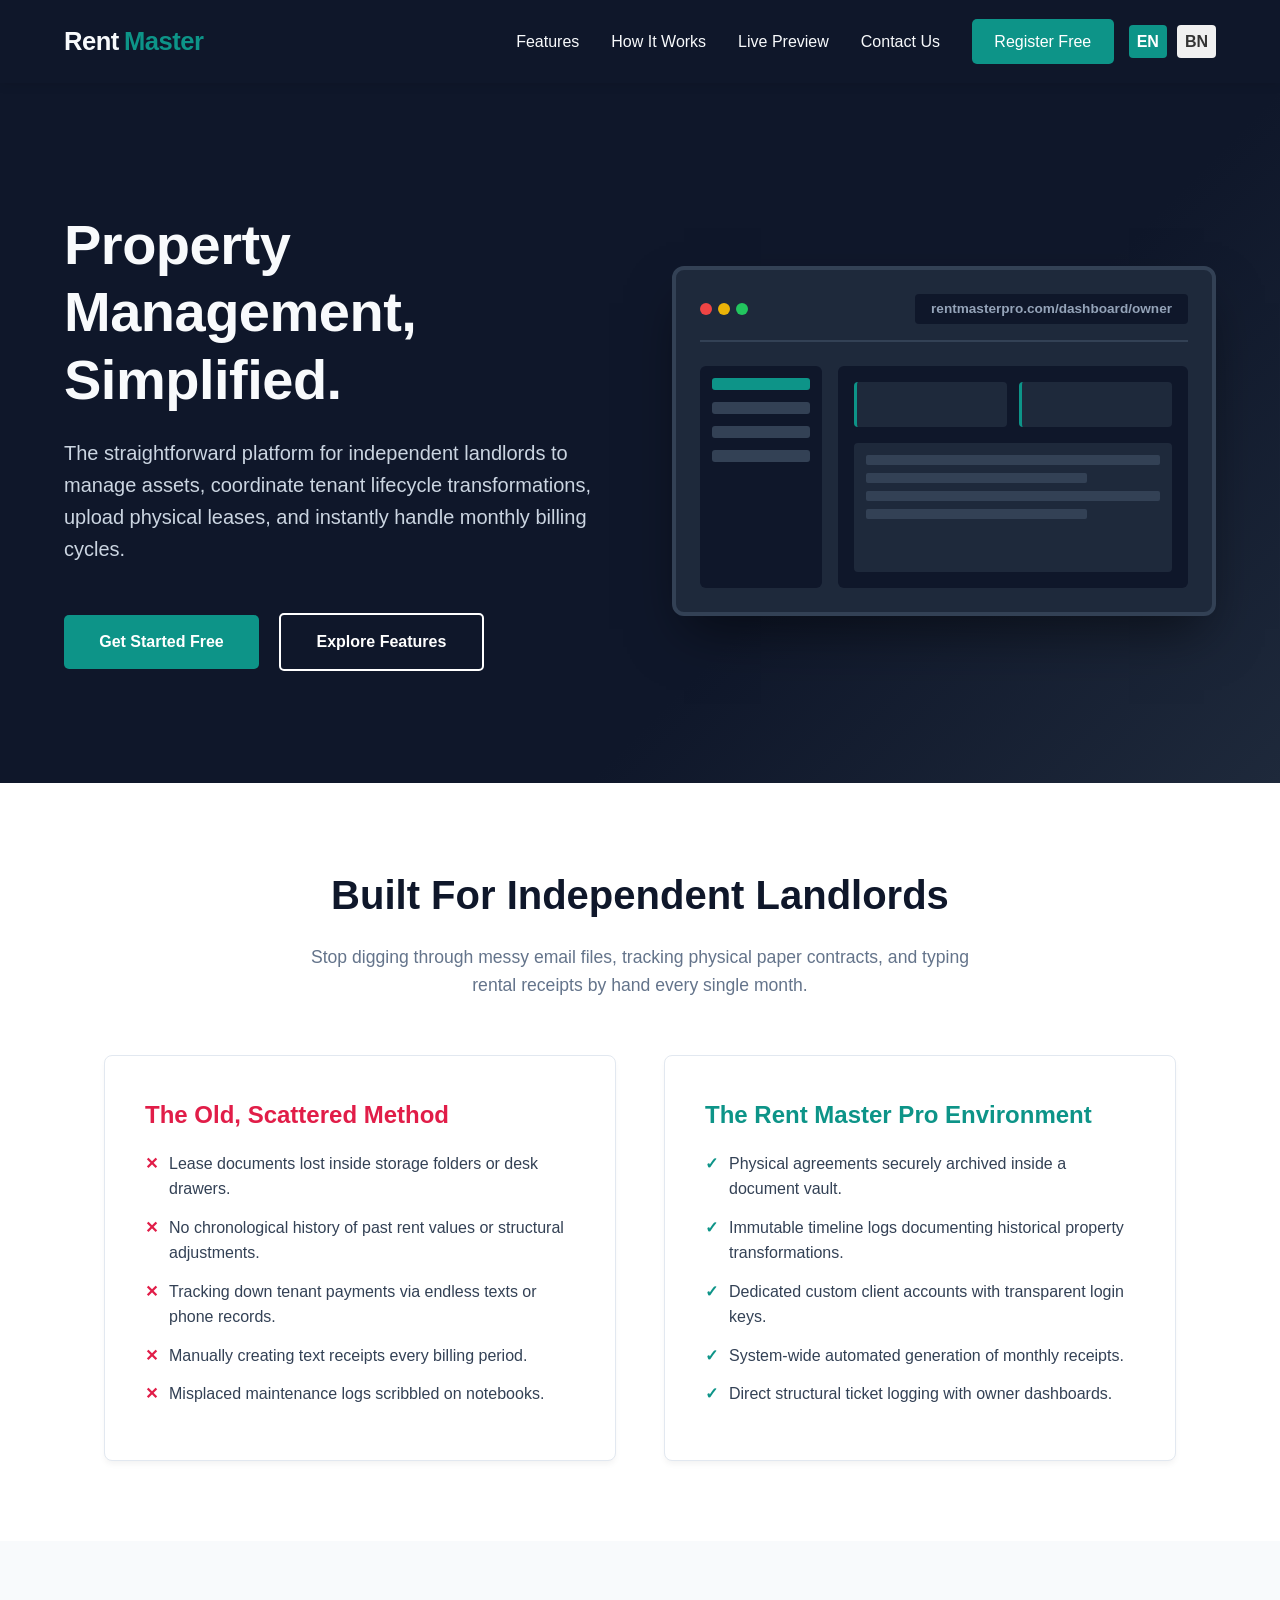
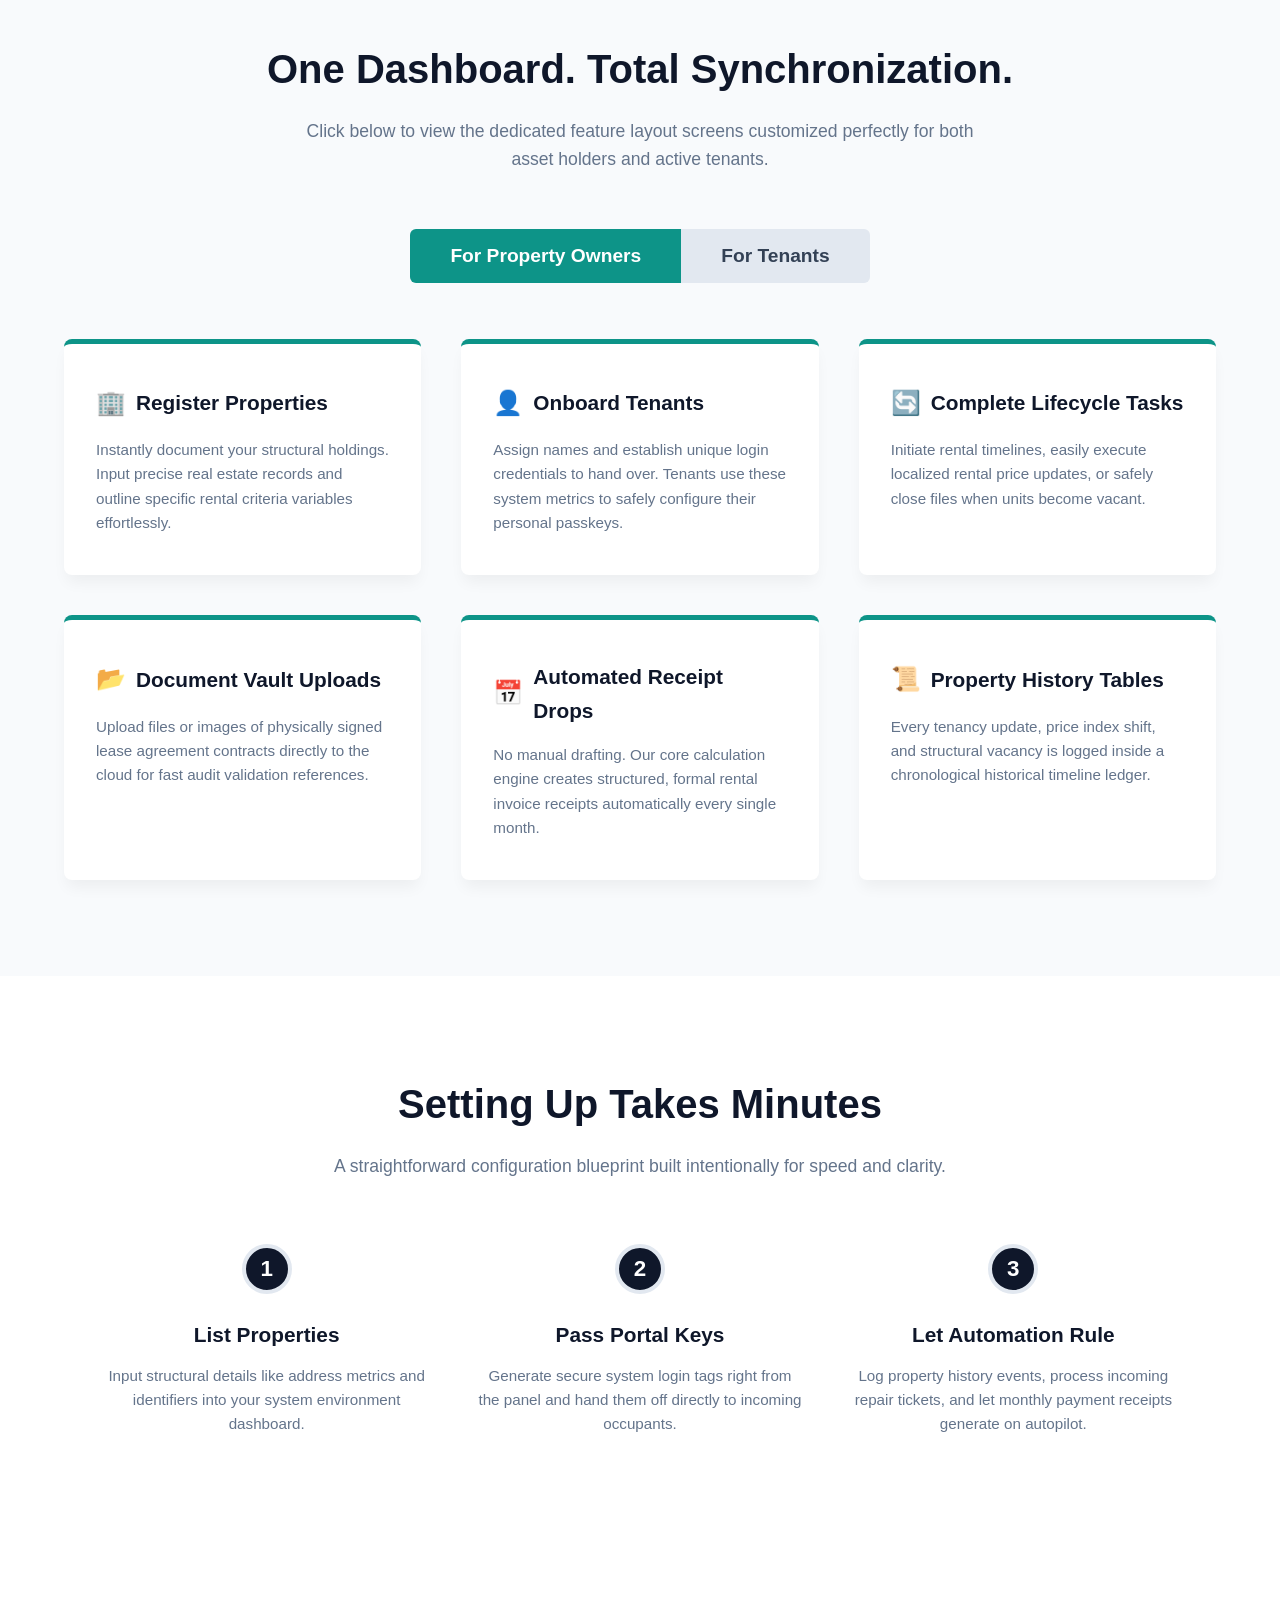
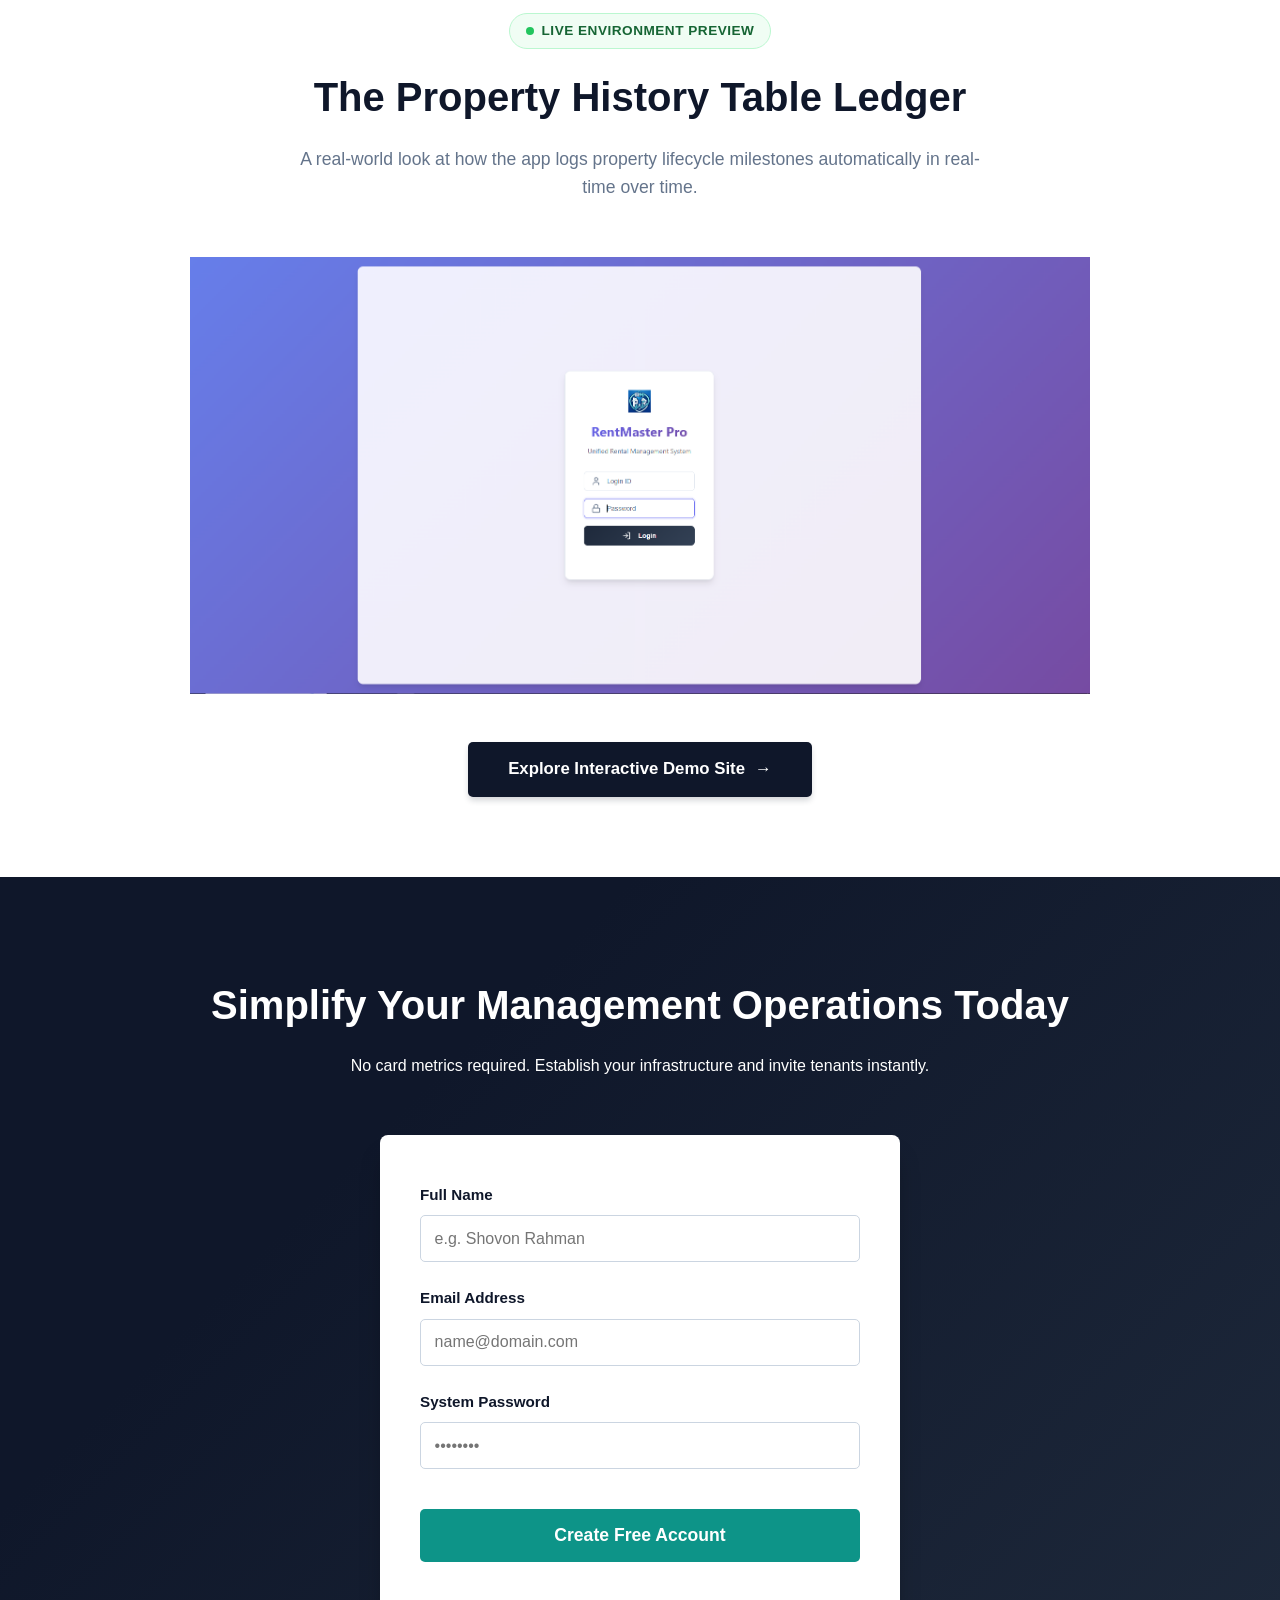
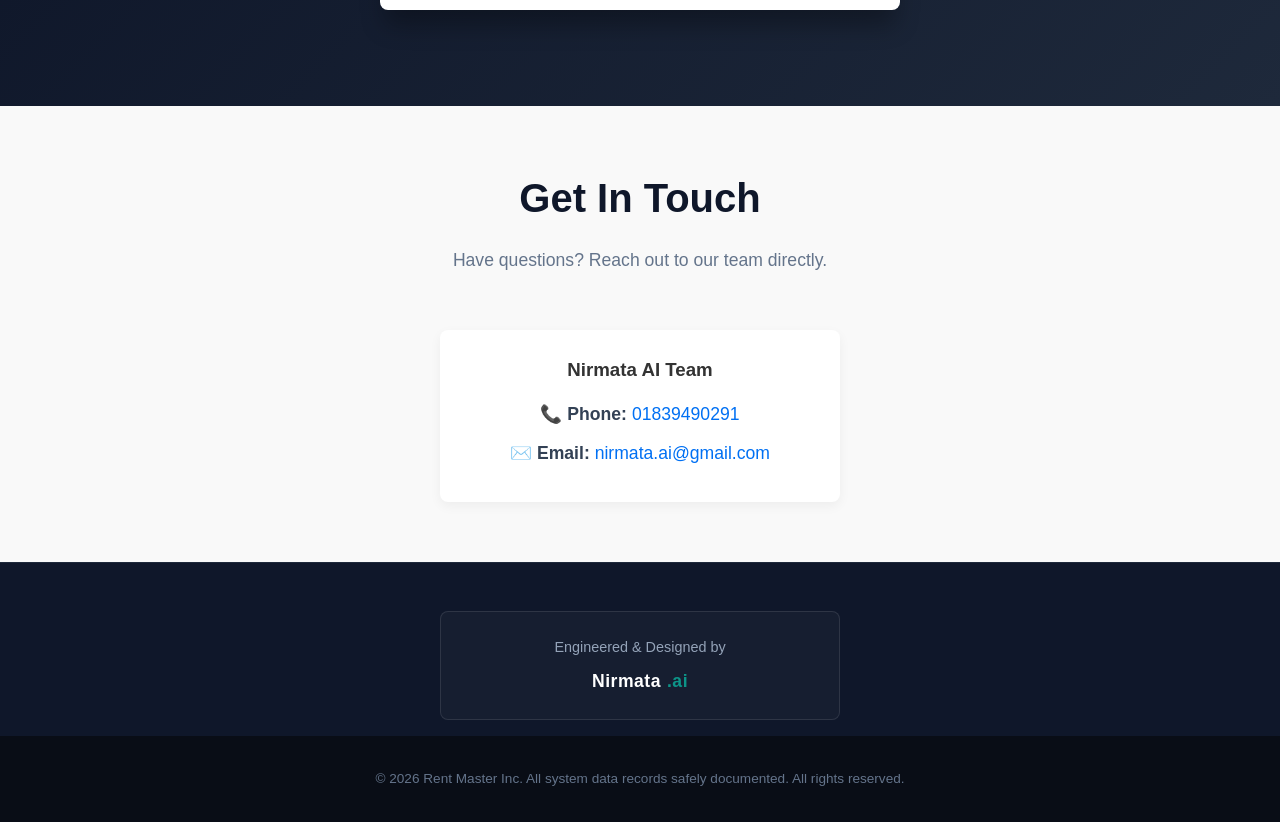
<file: index.html>
<!doctype html>
<html lang="en">
  <head>
    <meta charset="UTF-8" />
    <meta name="viewport" content="width=device-width, initial-scale=1.0" />
    <title>Rent Master | Simple Property Management Platform</title>
    <link rel="stylesheet" href="assets/styles.css" />
    <link rel="icon" type="image/x-icon" href="assets/images/favicon.ico" />
  </head>
  <body>
    <header>
      <a href="#" class="logo">Rent<span>Master</span></a>
      <ul class="nav-links">
        <a href="#features">Features</a>
        <a href="#how-it-works">How It Works</a>
        <a href="#live-preview">Live Preview</a>
        <a href="#contact">Contact Us</a>
        <a href="#register" class="cta-btn">Register Free</a>
		
		<div class="lang-switcher">
          <input type="radio" id="lang-en" name="language" value="en" checked onclick="window.location.href='index.html'">
          <label for="lang-en">EN</label>
          
          <input type="radio" id="lang-bn" name="language" value="bn" onclick="window.location.href='index-bn.html'">
          <label for="lang-bn">BN</label>
        </div>
      </ul>
    </header>

    <section class="hero">
      <div class="hero-content">
        <h1>Property Management, Simplified.</h1>
        <p>
          The straightforward platform for independent landlords to manage
          assets, coordinate tenant lifecycle transformations, upload physical
          leases, and instantly handle monthly billing cycles.
        </p>
        <div class="hero-btns">
          <a href="#register" class="btn btn-primary">Get Started Free</a>
          <a href="#features" class="btn btn-secondary">Explore Features</a>
        </div>
      </div>
      <div class="hero-image-container">
        <div class="mockup-dashboard">
          <div class="mockup-header">
            <div class="mockup-dots">
              <div class="mockup-dot"></div>
              <div class="mockup-dot"></div>
              <div class="mockup-dot"></div>
            </div>
            <div class="mockup-title">rentmasterpro.com/dashboard/owner</div>
          </div>
          <div class="mockup-body">
            <div class="mockup-sidebar">
              <div class="mockup-nav-item active"></div>
              <div class="mockup-nav-item"></div>
              <div class="mockup-nav-item"></div>
              <div class="mockup-nav-item"></div>
            </div>
            <div class="mockup-main">
              <div class="mockup-metrics">
                <div class="mockup-card"></div>
                <div class="mockup-card"></div>
              </div>
              <div class="mockup-table">
                <div class="mockup-row"></div>
                <div class="mockup-row"></div>
                <div class="mockup-row"></div>
                <div class="mockup-row"></div>
              </div>
            </div>
          </div>
        </div>
      </div>
    </section>

    <section id="why-rentmaster" class="value-prop">
      <h2 class="section-title">Built For Independent Landlords</h2>
      <p class="section-subtitle">
        Stop digging through messy email files, tracking physical paper
        contracts, and typing rental receipts by hand every single month.
      </p>

      <div class="prop-container">
        <div class="prop-box pain">
          <h3>The Old, Scattered Method</h3>
          <ul>
            <li>
              Lease documents lost inside storage folders or desk drawers.
            </li>
            <li>
              No chronological history of past rent values or structural
              adjustments.
            </li>
            <li>
              Tracking down tenant payments via endless texts or phone records.
            </li>
            <li>Manually creating text receipts every billing period.</li>
            <li>Misplaced maintenance logs scribbled on notebooks.</li>
          </ul>
        </div>
        <div class="prop-box solution">
          <h3>The Rent Master Pro Environment</h3>
          <ul>
            <li>
              Physical agreements securely archived inside a document vault.
            </li>
            <li>
              Immutable timeline logs documenting historical property
              transformations.
            </li>
            <li>
              Dedicated custom client accounts with transparent login keys.
            </li>
            <li>System-wide automated generation of monthly receipts.</li>
            <li>Direct structural ticket logging with owner dashboards.</li>
          </ul>
        </div>
      </div>
    </section>

    <section id="features" class="features-section">
      <h2 class="section-title">One Dashboard. Total Synchronization.</h2>
      <p class="section-subtitle">
        Click below to view the dedicated feature layout screens customized
        perfectly for both asset holders and active tenants.
      </p>

      <div class="tab-container">
        <button
          class="tab-btn active"
          id="btn-owner"
          onclick="switchTab('owner')"
        >
          For Property Owners
        </button>
        <button class="tab-btn" id="btn-tenant" onclick="switchTab('tenant')">
          For Tenants
        </button>
      </div>

      <div id="owner-features" class="feature-grid active">
        <div class="feature-card">
          <div class="icon-title">
            <h2>🏢</h2>
            <h3>Register Properties</h3>
          </div>
          <p>
            Instantly document your structural holdings. Input precise real
            estate records and outline specific rental criteria variables
            effortlessly.
          </p>
        </div>
        <div class="feature-card">
          <div class="icon-title">
            <h2>👤</h2>
            <h3>Onboard Tenants</h3>
          </div>
          <p>
            Assign names and establish unique login credentials to hand over.
            Tenants use these system metrics to safely configure their personal
            passkeys.
          </p>
        </div>
        <div class="feature-card">
          <div class="icon-title">
            <h2>🔄</h2>
            <h3>Complete Lifecycle Tasks</h3>
          </div>
          <p>
            Initiate rental timelines, easily execute localized rental price
            updates, or safely close files when units become vacant.
          </p>
        </div>
        <div class="feature-card">
          <div class="icon-title">
            <h2>📂</h2>
            <h3>Document Vault Uploads</h3>
          </div>
          <p>
            Upload files or images of physically signed lease agreement
            contracts directly to the cloud for fast audit validation
            references.
          </p>
        </div>
        <div class="feature-card">
          <div class="icon-title">
            <h2>📅</h2>
            <h3>Automated Receipt Drops</h3>
          </div>
          <p>
            No manual drafting. Our core calculation engine creates structured,
            formal rental invoice receipts automatically every single month.
          </p>
        </div>
        <div class="feature-card">
          <div class="icon-title">
            <h2>📜</h2>
            <h3>Property History Tables</h3>
          </div>
          <p>
            Every tenancy update, price index shift, and structural vacancy is
            logged inside a chronological historical timeline ledger.
          </p>
        </div>
      </div>

      <div id="tenant-features" class="feature-grid">
        <div class="feature-card">
          <div class="icon-title">
            <h2>🔑</h2>
            <h3>Pinpoint Access Portal</h3>
          </div>
          <p>
            Log inside your account using the provided unique Property ID
            tracking parameter alongside your custom password configuration
            keys.
          </p>
        </div>
        <div class="feature-card">
          <div class="icon-title">
            <h2>💸</h2>
            <h3>Simple Money Tracker</h3>
          </div>
          <p>
            Send rent transaction records transparently through the portal
            environment, alerting owners to pending verification updates
            instantly.
          </p>
        </div>
        <div class="feature-card">
          <div class="icon-title">
            <h2>📥</h2>
            <h3>On-Demand Document Desk</h3>
          </div>
          <p>
            Instantly pull system records down. Access active physical lease
            copies or download generated rent invoices dynamically at any hour.
          </p>
        </div>
        <div class="feature-card">
          <div class="icon-title">
            <h2>🛠️</h2>
            <h3>Express Ticket Submissions</h3>
          </div>
          <p>
            Encountered a leak or maintenance bug? Instantly alert the asset
            owner by logging structural problem tickets inside the interface
            tracker.
          </p>
        </div>
      </div>
    </section>

    <section id="how-it-works" class="how-it-works">
      <h2 class="section-title">Setting Up Takes Minutes</h2>
      <p class="section-subtitle">
        A straightforward configuration blueprint built intentionally for speed
        and clarity.
      </p>
      <div class="steps-container">
        <div class="step">
          <div class="step-num">1</div>
          <h3>List Properties</h3>
          <p>
            Input structural details like address metrics and identifiers into
            your system environment dashboard.
          </p>
        </div>
        <div class="step">
          <div class="step-num">2</div>
          <h3>Pass Portal Keys</h3>
          <p>
            Generate secure system login tags right from the panel and hand them
            off directly to incoming occupants.
          </p>
        </div>
        <div class="step">
          <div class="step-num">3</div>
          <h3>Let Automation Rule</h3>
          <p>
            Log property history events, process incoming repair tickets, and
            let monthly payment receipts generate on autopilot.
          </p>
        </div>
      </div>
    </section>

    <section id="live-preview" class="table-showcase">
      <div class="live-status-badge">
        <div class="pulse-dot"></div>
        Live Environment Preview
      </div>
      <h2 class="section-title">The Property History Table Ledger</h2>
      <p class="section-subtitle">
        A real-world look at how the app logs property lifecycle milestones
        automatically in real-time over time.
      </p>

      <div class="">
        <img
          width="900px"
          src="assets/images/app-screenshot.png"
          alt="Property History Table Screenshot"
          class="table-screenshot"
        />
      </div>

      <div class="demo-action-container">
        <a
          href="https://rent-master-pro.vercel.app/"
          target="_blank"
          class="btn-demo"
        >
          <span>Explore Interactive Demo Site</span>
          <strong>&rarr;</strong>
        </a>
      </div>
    </section>

    <section id="register" class="register-section">
      <h2 class="section-title" style="color: white">
        Simplify Your Management Operations Today
      </h2>
      <p>
        No card metrics required. Establish your infrastructure and invite
        tenants instantly.
      </p>

      <div class="form-container">
        <form id="registrationForm">
          <div class="form-group">
            <label for="fullName">Full Name</label>
            <input
              type="text"
              id="fullName"
              placeholder="e.g. Shovon Rahman"
              required
            />
          </div>
          <div class="form-group">
            <label for="email">Email Address</label>
            <input
              type="email"
              id="email"
              placeholder="name@domain.com"
              required
            />
          </div>
          <div class="form-group">
            <label for="password">System Password</label>
            <input
              type="password"
              id="password"
              placeholder="••••••••"
              required
            />
          </div>
          <button type="submit" class="submit-btn">Create Free Account</button>
        </form>
      </div>
    </section>

    <section id="contact" class="contact-section">
      <h2 class="section-title">Get In Touch</h2>
      <p class="section-subtitle">Have questions? Reach out to our team directly.</p>
      <div class="contact-card">
        <h3>Nirmata AI Team</h3>
        <p class="contact-detail">
          <strong>📞 Phone:</strong> <a href="tel:01839490291">01839490291</a>
        </p>
        <p class="contact-detail">
          <strong>✉️ Email:</strong> <a href="mailto:nirmata.ai@gmail.com">nirmata.ai@gmail.com</a>
        </p>
      </div>
    </section>

    <section class="attribution-section">
      <div class="creator-card">
        <p>Engineered & Designed by</p>
        <a href="#" target="_blank" class="brand-link">
          Nirmata<span>.ai</span>
        </a>
      </div>
    </section>

    <footer>
      <p>
        &copy; 2026 Rent Master Inc. All system data records safely documented.
        All rights reserved.
      </p>
    </footer>

    <script src="assets/script.js"></script>
  </body>
</html>
</file>
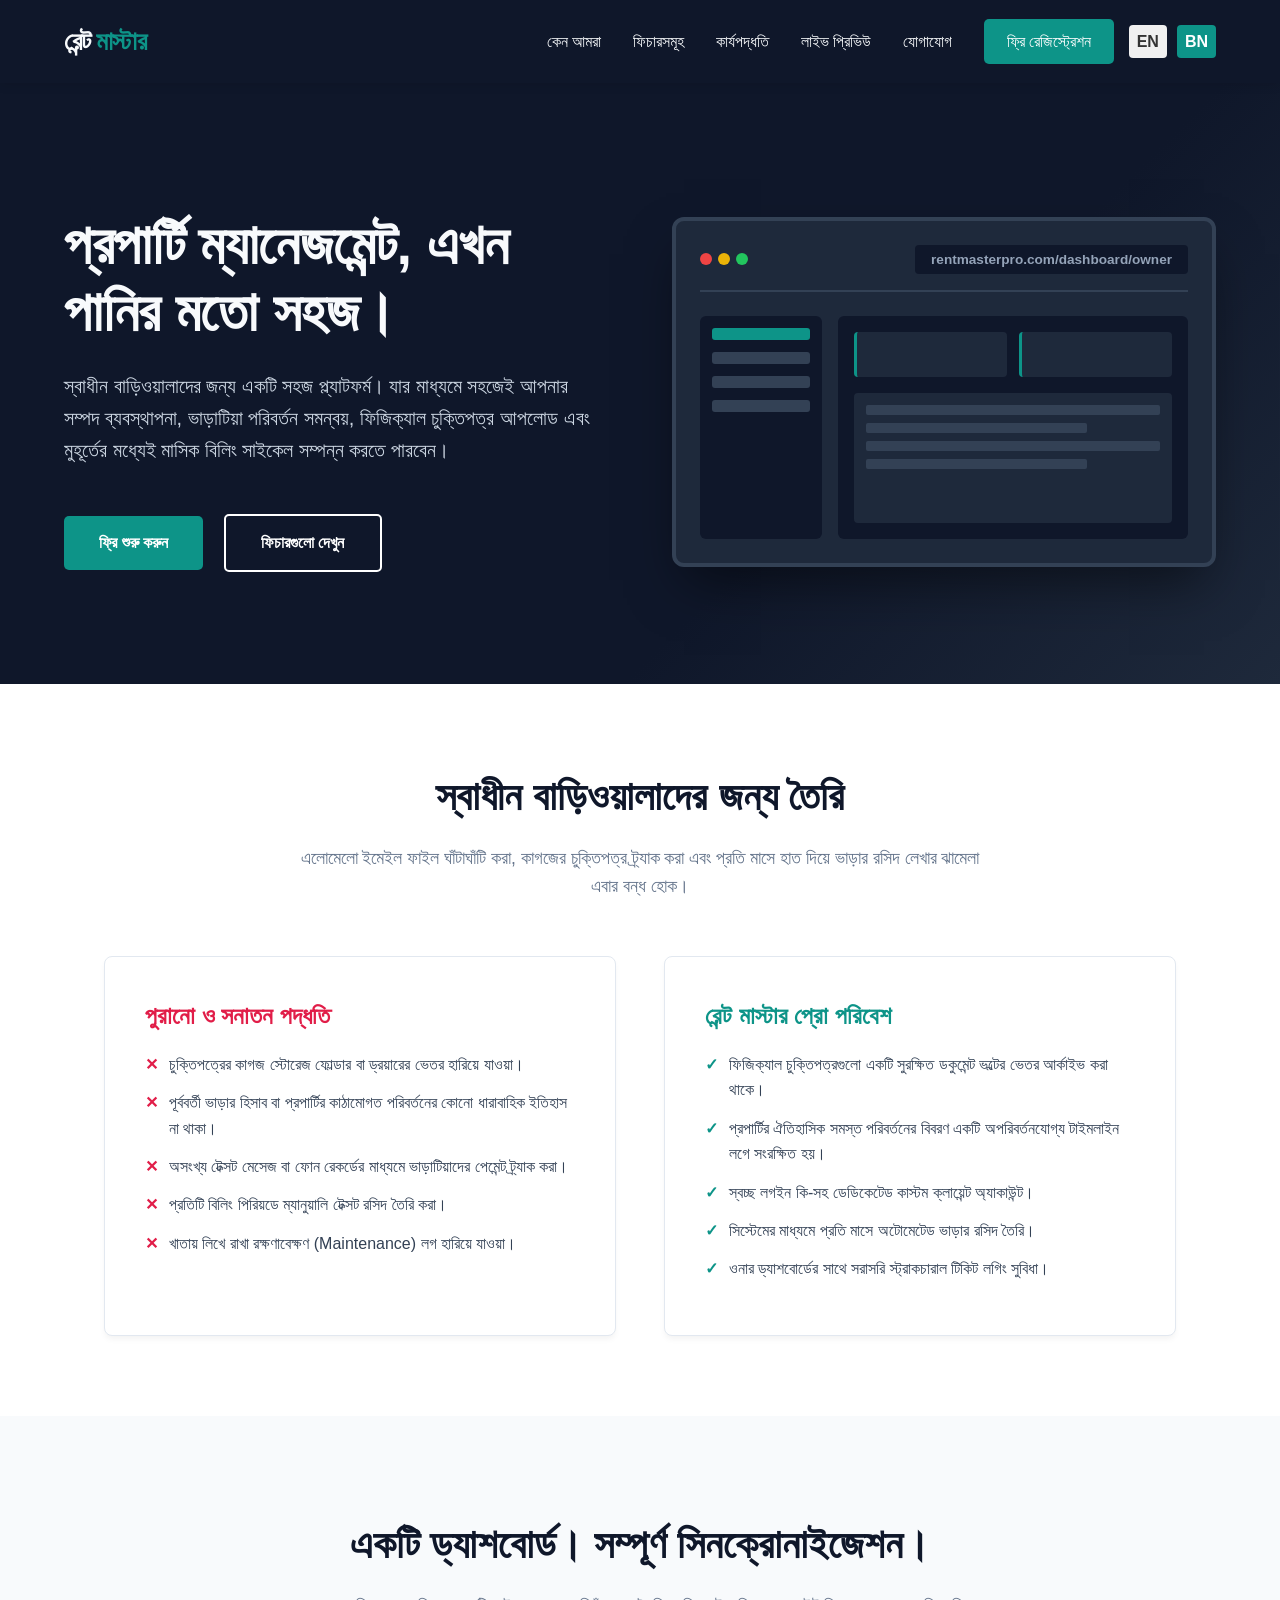
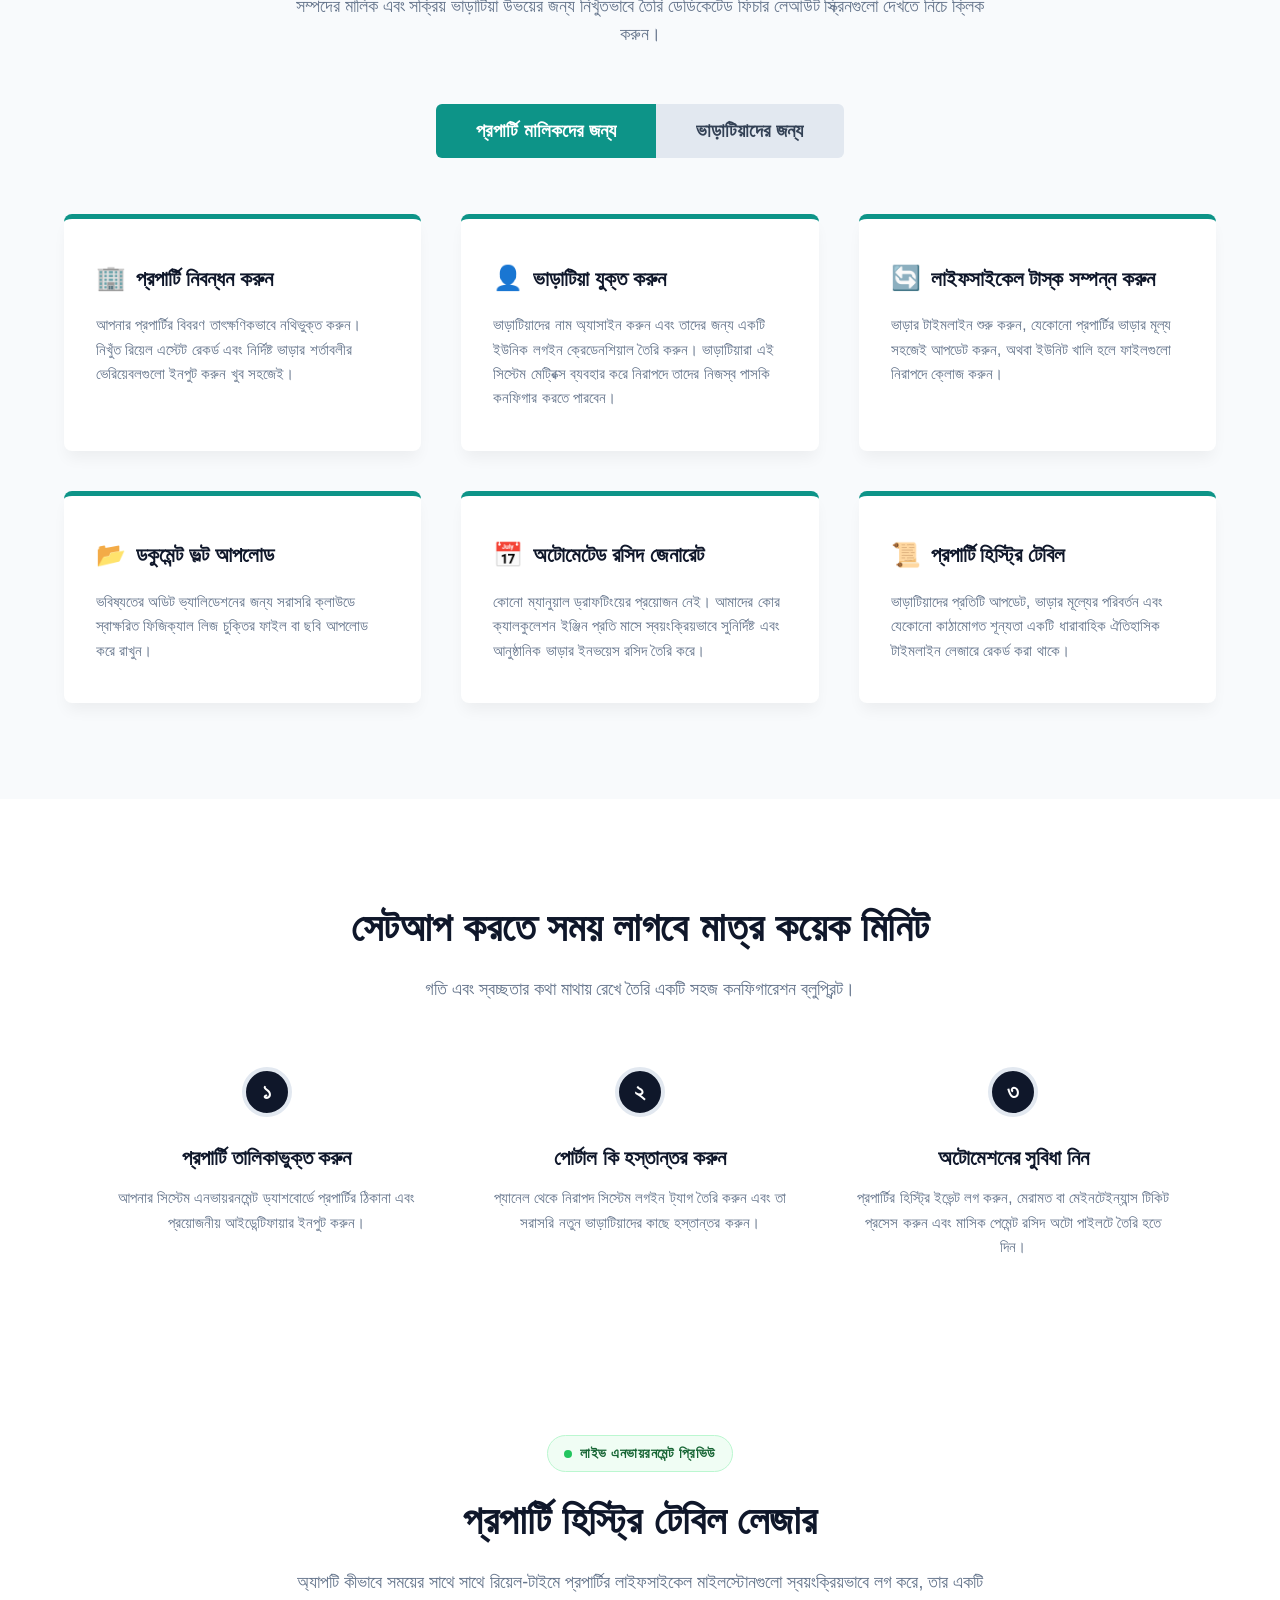
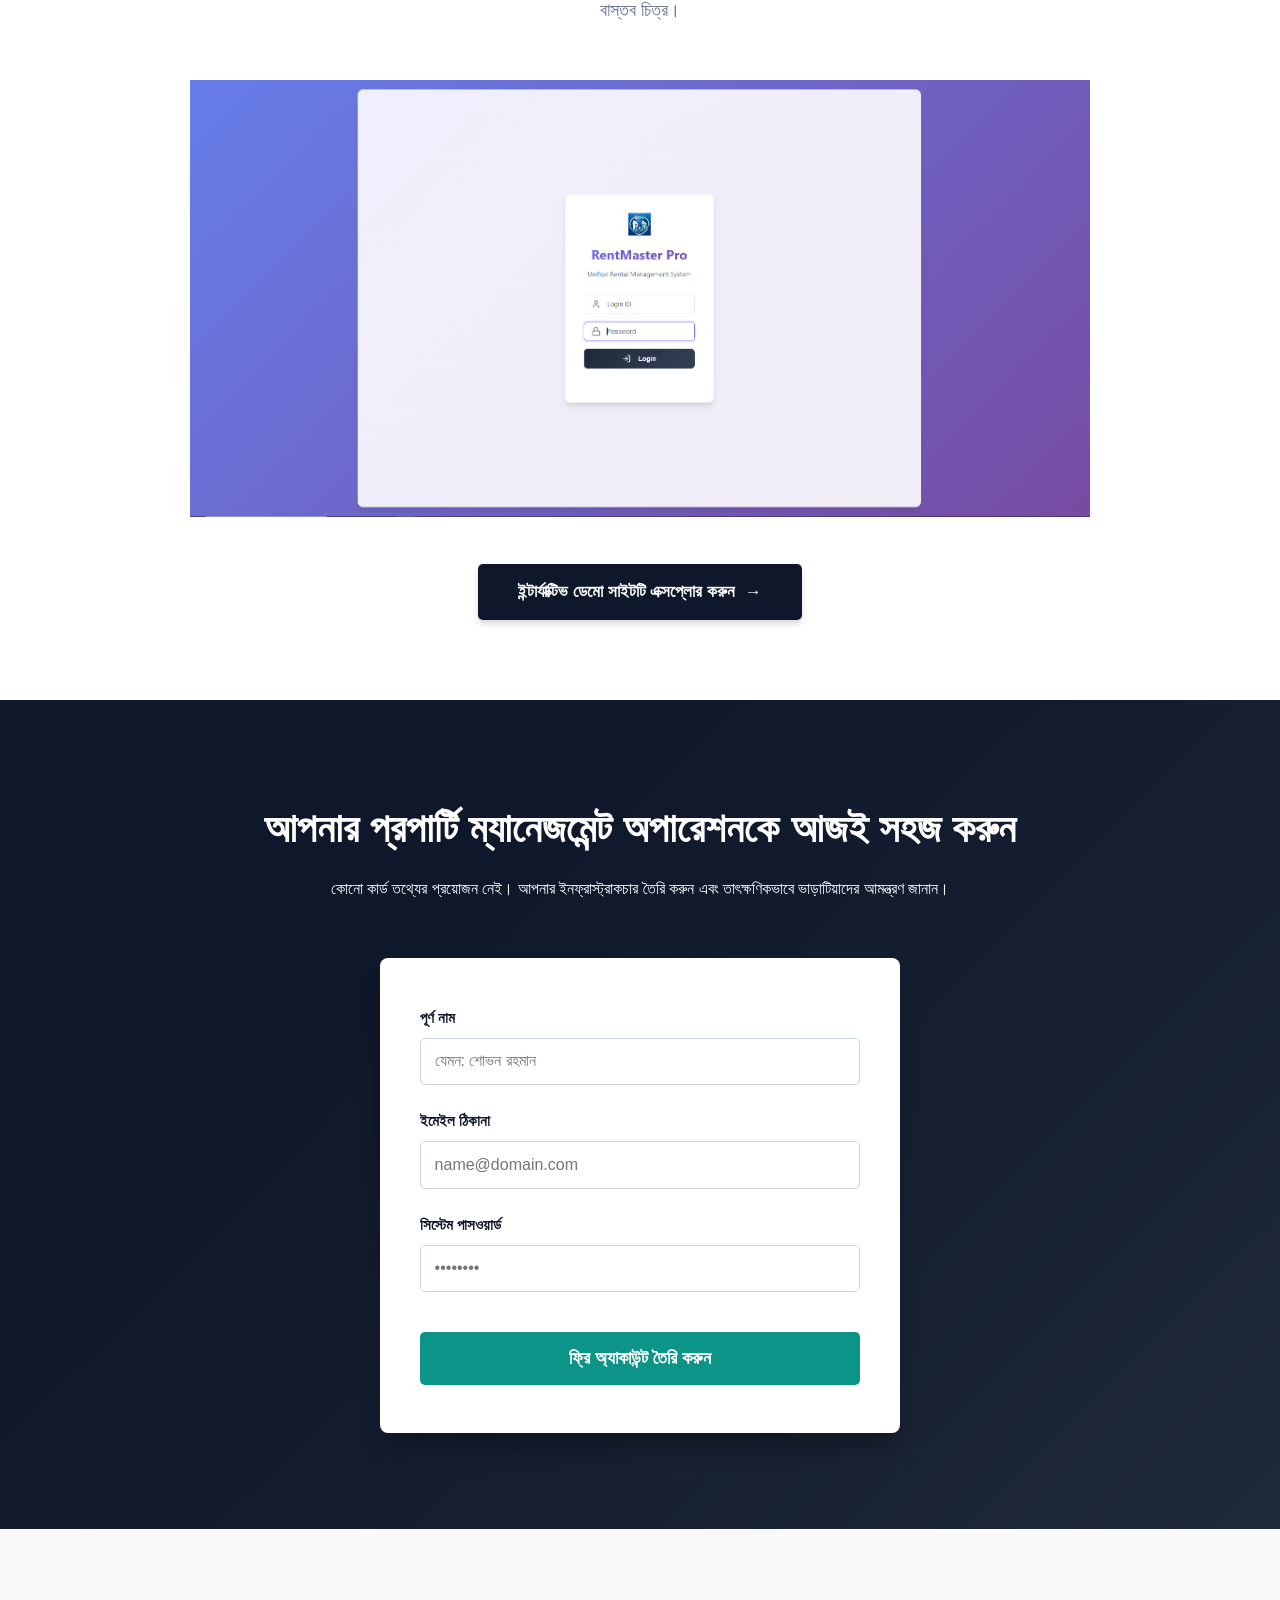
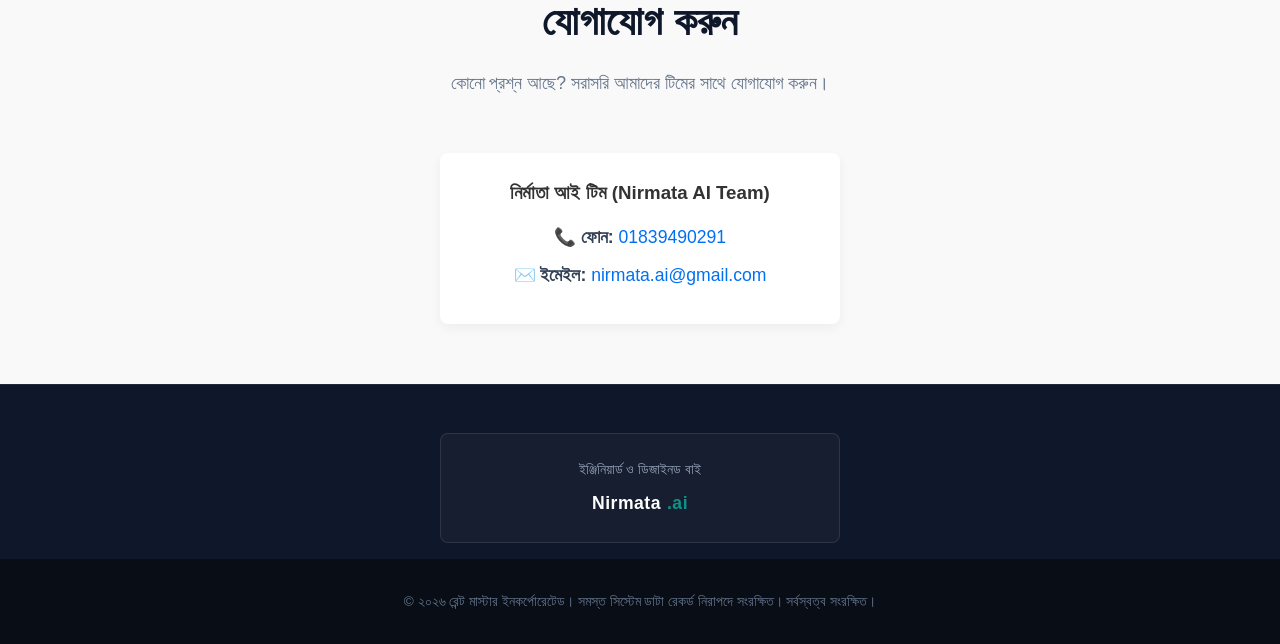
<file: index-bn.html>
<!doctype html>
<html lang="bn">
  <head>
    <meta charset="UTF-8" />
    <meta name="viewport" content="width=device-width, initial-scale=1.0" />
    <title>রেন্ট মাস্টার | সহজ প্রপার্টি ম্যানেজমেন্ট প্ল্যাটফর্ম</title>
    <link rel="stylesheet" href="assets/styles.css" />
    <link rel="icon" type="image/x-icon" href="assets/images/favicon.ico" />
  </head>
  <body>
    <header>
      <a href="#" class="logo">রেন্ট<span>মাস্টার</span></a>
      <ul class="nav-links">
        <a href="#why-rentmaster">কেন আমরা</a>
        <a href="#features">ফিচারসমূহ</a>
        <a href="#how-it-works">কার্যপদ্ধতি</a>
        <a href="#live-preview">লাইভ প্রিভিউ</a>
        <a href="#contact">যোগাযোগ</a>
        <a href="#register" class="cta-btn">ফ্রি রেজিস্ট্রেশন</a>
		
		<div class="lang-switcher">
          <input type="radio" id="lang-en" name="language" value="en" onclick="window.location.href='index.html'">
          <label for="lang-en">EN</label>
          
          <input type="radio" id="lang-bn" name="language" value="bn" checked onclick="window.location.href='index-bn.html'">
          <label for="lang-bn">BN</label>
        </div>
      </ul>
    </header>

    <section class="hero">
      <div class="hero-content">
        <h1>প্রপার্টি ম্যানেজমেন্ট, এখন পানির মতো সহজ।</h1>
        <p>
          স্বাধীন বাড়িওয়ালাদের জন্য একটি সহজ প্ল্যাটফর্ম। যার মাধ্যমে সহজেই আপনার সম্পদ ব্যবস্থাপনা, ভাড়াটিয়া পরিবর্তন সমন্বয়, ফিজিক্যাল চুক্তিপত্র আপলোড এবং মুহূর্তের মধ্যেই মাসিক বিলিং সাইকেল সম্পন্ন করতে পারবেন।
        </p>
        <div class="hero-btns">
          <a href="#register" class="btn btn-primary">ফ্রি শুরু করুন</a>
          <a href="#features" class="btn btn-secondary">ফিচারগুলো দেখুন</a>
        </div>
      </div>
      <div class="hero-image-container">
        <div class="mockup-dashboard">
          <div class="mockup-header">
            <div class="mockup-dots">
              <div class="mockup-dot"></div>
              <div class="mockup-dot"></div>
              <div class="mockup-dot"></div>
            </div>
            <div class="mockup-title">rentmasterpro.com/dashboard/owner</div>
          </div>
          <div class="mockup-body">
            <div class="mockup-sidebar">
              <div class="mockup-nav-item active"></div>
              <div class="mockup-nav-item"></div>
              <div class="mockup-nav-item"></div>
              <div class="mockup-nav-item"></div>
            </div>
            <div class="mockup-main">
              <div class="mockup-metrics">
                <div class="mockup-card"></div>
                <div class="mockup-card"></div>
              </div>
              <div class="mockup-table">
                <div class="mockup-row"></div>
                <div class="mockup-row"></div>
                <div class="mockup-row"></div>
                <div class="mockup-row"></div>
              </div>
            </div>
          </div>
        </div>
      </div>
    </section>

    <section id="why-rentmaster" class="value-prop">
      <h2 class="section-title">স্বাধীন বাড়িওয়ালাদের জন্য তৈরি</h2>
      <p class="section-subtitle">
        এলোমেলো ইমেইল ফাইল ঘাঁটাঘাঁটি করা, কাগজের চুক্তিপত্র ট্র্যাক করা এবং প্রতি মাসে হাত দিয়ে ভাড়ার রসিদ লেখার ঝামেলা এবার বন্ধ হোক।
      </p>

      <div class="prop-container">
        <div class="prop-box pain">
          <h3>পুরানো ও সনাতন পদ্ধতি</h3>
          <ul>
            <li>
              চুক্তিপত্রের কাগজ স্টোরেজ ফোল্ডার বা ড্রয়ারের ভেতর হারিয়ে যাওয়া।
            </li>
            <li>
              পূর্ববর্তী ভাড়ার হিসাব বা প্রপার্টির কাঠামোগত পরিবর্তনের কোনো ধারাবাহিক ইতিহাস না থাকা।
            </li>
            <li>
              অসংখ্য টেক্সট মেসেজ বা ফোন রেকর্ডের মাধ্যমে ভাড়াটিয়াদের পেমেন্ট ট্র্যাক করা।
            </li>
            <li>প্রতিটি বিলিং পিরিয়ডে ম্যানুয়ালি টেক্সট রসিদ তৈরি করা।</li>
            <li>খাতায় লিখে রাখা রক্ষণাবেক্ষণ (Maintenance) লগ হারিয়ে যাওয়া।</li>
          </ul>
        </div>
        <div class="prop-box solution">
          <h3>রেন্ট মাস্টার প্রো পরিবেশ</h3>
          <ul>
            <li>
              ফিজিক্যাল চুক্তিপত্রগুলো একটি সুরক্ষিত ডকুমেন্ট ভল্টের ভেতর আর্কাইভ করা থাকে।
            </li>
            <li>
              প্রপার্টির ঐতিহাসিক সমস্ত পরিবর্তনের বিবরণ একটি অপরিবর্তনযোগ্য টাইমলাইন লগে সংরক্ষিত হয়।
            </li>
            <li>
              স্বচ্ছ লগইন কি-সহ ডেডিকেটেড কাস্টম ক্লায়েন্ট অ্যাকাউন্ট।
            </li>
            <li>সিস্টেমের মাধ্যমে প্রতি মাসে অটোমেটেড ভাড়ার রসিদ তৈরি।</li>
            <li>ওনার ড্যাশবোর্ডের সাথে সরাসরি স্ট্রাকচারাল টিকিট লগিং সুবিধা।</li>
          </ul>
        </div>
      </div>
    </section>

    <section id="features" class="features-section">
      <h2 class="section-title">একটি ড্যাশবোর্ড। সম্পূর্ণ সিনক্রোনাইজেশন।</h2>
      <p class="section-subtitle">
        সম্পদের মালিক এবং সক্রিয় ভাড়াটিয়া উভয়ের জন্য নিখুঁতভাবে তৈরি ডেডিকেটেড ফিচার লেআউট স্ক্রিনগুলো দেখতে নিচে ক্লিক করুন।
      </p>

      <div class="tab-container">
        <button
          class="tab-btn active"
          id="btn-owner"
          onclick="switchTab('owner')"
        >
          প্রপার্টি মালিকদের জন্য
        </button>
        <button class="tab-btn" id="btn-tenant" onclick="switchTab('tenant')">
          ভাড়াটিয়াদের জন্য
        </button>
      </div>

      <div id="owner-features" class="feature-grid active">
        <div class="feature-card">
          <div class="icon-title">
            <h2>🏢</h2>
            <h3>প্রপার্টি নিবন্ধন করুন</h3>
          </div>
          <p>
            আপনার প্রপার্টির বিবরণ তাৎক্ষণিকভাবে নথিভুক্ত করুন। নিখুঁত রিয়েল এস্টেট রেকর্ড এবং নির্দিষ্ট ভাড়ার শর্তাবলীর ভেরিয়েবলগুলো ইনপুট করুন খুব সহজেই।
          </p>
        </div>
        <div class="feature-card">
          <div class="icon-title">
            <h2>👤</h2>
            <h3>ভাড়াটিয়া যুক্ত করুন</h3>
          </div>
          <p>
            ভাড়াটিয়াদের নাম অ্যাসাইন করুন এবং তাদের জন্য একটি ইউনিক লগইন ক্রেডেনশিয়াল তৈরি করুন। ভাড়াটিয়ারা এই সিস্টেম মেট্রিক্স ব্যবহার করে নিরাপদে তাদের নিজস্ব পাসকি কনফিগার করতে পারবেন।
          </p>
        </div>
        <div class="feature-card">
          <div class="icon-title">
            <h2>🔄</h2>
            <h3>লাইফসাইকেল টাস্ক সম্পন্ন করুন</h3>
          </div>
          <p>
            ভাড়ার টাইমলাইন শুরু করুন, যেকোনো প্রপার্টির ভাড়ার মূল্য সহজেই আপডেট করুন, অথবা ইউনিট খালি হলে ফাইলগুলো নিরাপদে ক্লোজ করুন।
          </p>
        </div>
        <div class="feature-card">
          <div class="icon-title">
            <h2>📂</h2>
            <h3>ডকুমেন্ট ভল্ট আপলোড</h3>
          </div>
          <p>
            ভবিষ্যতের অডিট ভ্যালিডেশনের জন্য সরাসরি ক্লাউডে স্বাক্ষরিত ফিজিক্যাল লিজ চুক্তির ফাইল বা ছবি আপলোড করে রাখুন।
          </p>
        </div>
        <div class="feature-card">
          <div class="icon-title">
            <h2>📅</h2>
            <h3>অটোমেটেড রসিদ জেনারেট</h3>
          </div>
          <p>
            কোনো ম্যানুয়াল ড্রাফটিংয়ের প্রয়োজন নেই। আমাদের কোর ক্যালকুলেশন ইঞ্জিন প্রতি মাসে স্বয়ংক্রিয়ভাবে সুনির্দিষ্ট এবং আনুষ্ঠানিক ভাড়ার ইনভয়েস রসিদ তৈরি করে।
          </p>
        </div>
        <div class="feature-card">
          <div class="icon-title">
            <h2>📜</h2>
            <h3>প্রপার্টি হিস্ট্রি টেবিল</h3>
          </div>
          <p>
            ভাড়াটিয়াদের প্রতিটি আপডেট, ভাড়ার মূল্যের পরিবর্তন এবং যেকোনো কাঠামোগত শূন্যতা একটি ধারাবাহিক ঐতিহাসিক টাইমলাইন লেজারে রেকর্ড করা থাকে।
          </p>
        </div>
      </div>

      <div id="tenant-features" class="feature-grid">
        <div class="feature-card">
          <div class="icon-title">
            <h2>🔑</h2>
            <h3>অ্যাক্সেস পোর্টাল</h3>
          </div>
          <p>
            আপনাকে দেওয়া ইউনিক প্রপার্টি আইডি ট্র্যাকিং প্যারামিটার এবং কাস্টম পাসওয়ার্ড কনফিগারেশন কি ব্যবহার করে আপনার অ্যাকাউন্টে লগইন করুন।
          </p>
        </div>
        <div class="feature-card">
          <div class="icon-title">
            <h2>💸</h2>
            <h3>সহজ মানি ট্র্যাকার</h3>
          </div>
          <p>
            পোর্টাল এনভায়রনমেন্টের মাধ্যমে ভাড়ার লেনদেনের রেকর্ড স্বচ্ছভাবে পাঠান, যা মালিকদের তাৎক্ষণিকভাবে পেন্ডিং ভেরিফিকেশন আপডেট সম্পর্কে অ্যালার্ট করবে।
          </p>
        </div>
        <div class="feature-card">
          <div class="icon-title">
            <h2>📥</h2>
            <h3>অন-ডিমান্ড ডকুমেন্ট ডেস্ক</h3>
          </div>
          <p>
            সিস্টেমের রেকর্ডগুলো নিমেষেই সংগ্রহ করুন। যেকোনো সময়ে আপনার সক্রিয় ফিজিক্যাল লিজ কপি অ্যাক্সেস করুন কিংবা জেনারেট হওয়া ভাড়ার ইনভয়েস ডাউনলোড করুন।
          </p>
        </div>
        <div class="feature-card">
          <div class="icon-title">
            <h2>🛠️</h2>
            <h3>এক্সপ্রেস টিকিট সাবমিশন</h3>
          </div>
          <p>
            কোনো লিক বা রক্ষণাবেক্ষণজনিত সমস্যার সম্মুখীন হয়েছেন? ইন্টারফেস ট্র্যাকারের ভেতরে টিকিট লগ করে তাৎক্ষণিকভাবে প্রপার্টি মালিককে সমস্যার কথা জানান।
          </p>
        </div>
      </div>
    </section>

    <section id="how-it-works" class="how-it-works">
      <h2 class="section-title">সেটআপ করতে সময় লাগবে মাত্র কয়েক মিনিট</h2>
      <p class="section-subtitle">
        গতি এবং স্বচ্ছতার কথা মাথায় রেখে তৈরি একটি সহজ কনফিগারেশন ব্লুপ্রিন্ট।
      </p>
      <div class="steps-container">
        <div class="step">
          <div class="step-num">১</div>
          <h3>প্রপার্টি তালিকাভুক্ত করুন</h3>
          <p>
            আপনার সিস্টেম এনভায়রনমেন্ট ড্যাশবোর্ডে প্রপার্টির ঠিকানা এবং প্রয়োজনীয় আইডেন্টিফায়ার ইনপুট করুন।
          </p>
        </div>
        <div class="step">
          <div class="step-num">২</div>
          <h3>পোর্টাল কি হস্তান্তর করুন</h3>
          <p>
            প্যানেল থেকে নিরাপদ সিস্টেম লগইন ট্যাগ তৈরি করুন এবং তা সরাসরি নতুন ভাড়াটিয়াদের কাছে হস্তান্তর করুন।
          </p>
        </div>
        <div class="step">
          <div class="step-num">৩</div>
          <h3>অটোমেশনের সুবিধা নিন</h3>
          <p>
            প্রপার্টির হিস্ট্রি ইভেন্ট লগ করুন, মেরামত বা মেইনটেইন্যান্স টিকিট প্রসেস করুন এবং মাসিক পেমেন্ট রসিদ অটো পাইলটে তৈরি হতে দিন।
          </p>
        </div>
      </div>
    </section>

    <section id="live-preview" class="table-showcase">
      <div class="live-status-badge">
        <div class="pulse-dot"></div>
        লাইভ এনভায়রনমেন্ট প্রিভিউ
      </div>
      <h2 class="section-title">প্রপার্টি হিস্ট্রি টেবিল লেজার</h2>
      <p class="section-subtitle">
        অ্যাপটি কীভাবে সময়ের সাথে সাথে রিয়েল-টাইমে প্রপার্টির লাইফসাইকেল মাইলস্টোনগুলো স্বয়ংক্রিয়ভাবে লগ করে, তার একটি বাস্তব চিত্র।
      </p>

      <div class="">
        <img
          width="900px"
          src="assets/images/app-screenshot.png"
          alt="Property History Table Screenshot"
          class="table-screenshot"
        />
      </div>

      <div class="demo-action-container">
        <a
          href="https://rent-master-pro.vercel.app/"
          target="_blank"
          class="btn-demo"
        >
          <span>ইন্টার্যাক্টিভ ডেমো সাইটটি এক্সপ্লোর করুন</span>
          <strong>&rarr;</strong>
        </a>
      </div>
    </section>

    <section id="register" class="register-section">
      <h2 class="section-title" style="color: white">
        আপনার প্রপার্টি ম্যানেজমেন্ট অপারেশনকে আজই সহজ করুন
      </h2>
      <p>
        কোনো কার্ড তথ্যের প্রয়োজন নেই। আপনার ইনফ্রাস্ট্রাকচার তৈরি করুন এবং তাৎক্ষণিকভাবে ভাড়াটিয়াদের আমন্ত্রণ জানান।
      </p>

      <div class="form-container">
        <form id="registrationForm">
          <div class="form-group">
            <label for="fullName">পূর্ণ নাম</label>
            <input
              type="text"
              id="fullName"
              placeholder="যেমন: শোভন রহমান"
              required
            />
          </div>
          <div class="form-group">
            <label for="email">ইমেইল ঠিকানা</label>
            <input
              type="email"
              id="email"
              placeholder="name@domain.com"
              required
            />
          </div>
          <div class="form-group">
            <label for="password">সিস্টেম পাসওয়ার্ড</label>
            <input
              type="password"
              id="password"
              placeholder="••••••••"
              required
            />
          </div>
          <button type="submit" class="submit-btn">ফ্রি অ্যাকাউন্ট তৈরি করুন</button>
        </form>
      </div>
    </section>

    <section id="contact" class="contact-section">
      <h2 class="section-title">যোগাযোগ করুন</h2>
      <p class="section-subtitle">কোনো প্রশ্ন আছে? সরাসরি আমাদের টিমের সাথে যোগাযোগ করুন।</p>
      <div class="contact-card">
        <h3>নির্মাতা আই টিম (Nirmata AI Team)</h3>
        <p class="contact-detail">
          <strong>📞 ফোন:</strong> <a href="tel:01839490291">01839490291</a>
        </p>
        <p class="contact-detail">
          <strong>✉️ ইমেইল:</strong> <a href="mailto:nirmata.ai@gmail.com">nirmata.ai@gmail.com</a>
        </p>
      </div>
    </section>

    <section class="attribution-section">
      <div class="creator-card">
        <p>ইঞ্জিনিয়ার্ড ও ডিজাইনড বাই</p>
        <a href="#" target="_blank" class="brand-link">
          Nirmata<span>.ai</span>
        </a>
      </div>
    </section>

    <footer>
      <p>
        &copy; ২০২৬ রেন্ট মাস্টার ইনকর্পোরেটেড। সমস্ত সিস্টেম ডাটা রেকর্ড নিরাপদে সংরক্ষিত। সর্বস্বত্ব সংরক্ষিত।
      </p>
    </footer>

    <script src="assets/script.js"></script>
  </body>
</html>
</file>
<file: assets/styles.css>
/* CSS RESET & BRAND VARIABLES */
        * {
            margin: 0;
            padding: 0;
            box-sizing: border-box;
            font-family: 'Segoe UI', Tahoma, Geneva, Verdana, sans-serif;
            scroll-behavior: smooth;
        }

        :root {
            --primary: #0f172a;       /* Deep Corporate Navy */
            --accent: #0d9488;        /* Vibrant Teal Accent */
            --accent-hover: #115e59;  /* Darker Teal */
            --text-dark: #334155;     /* Slate Dark Text */
            --text-muted: #64748b;    /* Slate Muted Text */
            --text-light: #f8fafc;    /* Soft White Text */
            --bg-light: #f8fafc;      /* Light Section Background */
            --border-color: #cbd5e1;  /* Soft Border Slate */
        }

        body {
            color: var(--text-dark);
            line-height: 1.6;
            background-color: #ffffff;
        }

        /* NAVIGATION BAR */
        header {
            background-color: var(--primary);
            padding: 1.2rem 5%;
            display: flex;
            justify-content: space-between;
            align-items: center;
            position: sticky;
            top: 0;
            z-index: 100;
            box-shadow: 0 2px 10px rgba(0,0,0,0.1);
        }

        .logo {
            color: var(--text-light);
            font-size: 1.6rem;
            font-weight: bold;
            text-decoration: none;
            display: flex;
            align-items: center;
            gap: 5px;
            letter-spacing: -0.5px;
        }

        .logo span {
            color: var(--accent);
        }

        .nav-links {
            display: flex;
            align-items: center;
            list-style: none;
        }

        .nav-links a {
            color: var(--text-light);
            text-decoration: none;
            margin-left: 2rem;
            font-size: 1rem;
            font-weight: 500;
            transition: color 0.3s;
        }

        .nav-links a:hover {
            color: var(--accent);
        }

        .cta-btn {
            background-color: var(--accent);
            color: white !important;
            padding: 0.6rem 1.4rem;
            border-radius: 5px;
            font-weight: 600;
            transition: background-color 0.3s;
        }

        .cta-btn:hover {
            background-color: var(--accent-hover);
        }

        /* HERO SECTION WITH DUAL COLUMN LAYOUT */
        .hero {
            background: linear-gradient(135deg, var(--primary) 65%, #1e293b);
            color: var(--text-light);
            padding: 8rem 5% 7rem 5%;
            display: flex;
            align-items: center;
            justify-content: space-between;
            gap: 4rem;
            margin: 0 auto;
        }

        .hero-content {
            flex: 1;
            text-align: left;
        }

        .hero h1 {
            font-size: 3.5rem;
            margin-bottom: 1.5rem;
            font-weight: 800;
            letter-spacing: -0.5px;
            line-height: 1.2;
        }

        .hero p {
            font-size: 1.25rem;
            margin-bottom: 3rem;
            color: #cbd5e1;
        }

        .hero-btns .btn {
            padding: 0.9rem 2.2rem;
            font-size: 1rem;
            border-radius: 5px;
            cursor: pointer;
            text-decoration: none;
            display: inline-block;
            margin-right: 1rem;
            font-weight: 600;
            transition: all 0.3s;
        }

        .btn-primary {
            background-color: var(--accent);
            color: white;
            border: none;
        }

        .btn-primary:hover {
            background-color: var(--accent-hover);
            transform: translateY(-2px);
        }

        .btn-secondary {
            background-color: transparent;
            color: white;
            border: 2px solid white;
        }

        .btn-secondary:hover {
            background-color: white;
            color: var(--primary);
            transform: translateY(-2px);
        }

        .hero-image-container {
            flex: 1;
            display: flex;
            justify-content: center;
            align-items: center;
        }

        /* Clean Software Dashboard Mockup Visual */
        .mockup-dashboard {
            background: #1e293b;
            border: 4px solid #334155;
            border-radius: 12px;
            width: 100%;
            max-width: 550px;
            height: 350px;
            box-shadow: 0 25px 50px -12px rgba(0, 0, 0, 0.5);
            padding: 1.5rem;
            display: flex;
            flex-direction: column;
            gap: 1.5rem;
            position: relative;
            overflow: hidden;
        }

        .mockup-header {
            display: flex;
            justify-content: space-between;
            align-items: center;
            border-bottom: 2px solid #334155;
            padding-bottom: 1rem;
        }

        .mockup-dots {
            display: flex;
            gap: 6px;
        }

        .mockup-dot {
            width: 12px;
            height: 12px;
            border-radius: 50%;
            background: #475569;
        }

        .mockup-dot:nth-child(1) { background: #ef4444; }
        .mockup-dot:nth-child(2) { background: #eab308; }
        .mockup-dot:nth-child(3) { background: #22c55e; }

        .mockup-title {
            color: #94a3b8;
            font-size: 0.85rem;
            font-weight: 600;
            background: #0f172a;
            padding: 0.25rem 1rem;
            border-radius: 4px;
        }

        .mockup-body {
            display: flex;
            gap: 1rem;
            flex: 1;
        }

        .mockup-sidebar {
            width: 25%;
            background: #0f172a;
            border-radius: 6px;
            padding: 0.75rem;
            display: flex;
            flex-direction: column;
            gap: 0.75rem;
        }

        .mockup-nav-item {
            height: 12px;
            background: #334155;
            border-radius: 3px;
        }

        .mockup-nav-item.active {
            background: var(--accent);
        }

        .mockup-main {
            flex: 1;
            background: #0f172a;
            border-radius: 6px;
            padding: 1rem;
            display: flex;
            flex-direction: column;
            gap: 1rem;
        }

        .mockup-metrics {
            display: flex;
            gap: 0.75rem;
        }

        .mockup-card {
            flex: 1;
            height: 45px;
            background: #1e293b;
            border-radius: 4px;
            border-left: 3px solid var(--accent);
        }

        .mockup-table {
            flex: 1;
            background: #1e293b;
            border-radius: 4px;
            padding: 0.75rem;
            display: flex;
            flex-direction: column;
            gap: 0.5rem;
        }

        .mockup-row {
            height: 10px;
            background: #334155;
            border-radius: 2px;
            width: 100%;
        }

        .mockup-row:nth-child(even) {
            width: 75%;
        }

        /* CORE VALUE PROPOSITION */
        .value-prop {
            padding: 5rem 5%;
            text-align: center;
            max-width: 1200px;
            margin: 0 auto;
        }

        .section-title {
            font-size: 2.5rem;
            margin-bottom: 1rem;
            color: var(--primary);
            font-weight: 700;
        }

        .section-subtitle {
            font-size: 1.1rem;
            margin-bottom: 3.5rem;
            color: var(--text-muted);
            max-width: 700px;
            margin-left: auto;
            margin-right: auto;
        }

        .prop-container {
            display: grid;
            grid-template-columns: 1fr 1fr;
            gap: 3rem;
            text-align: left;
            margin-top: 2rem;
        }

        .prop-box {
            background: #ffffff;
            padding: 2.5rem;
            border-radius: 8px;
            border: 1px solid #e2e8f0;
            box-shadow: 0 4px 6px -1px rgba(0,0,0,0.05);
        }

        .prop-box h3 {
            font-size: 1.5rem;
            color: #e11d48; /* Red highlight for the pain */
            margin-bottom: 1rem;
        }

        .prop-box.solution h3 {
            color: var(--accent); /* Teal highlight for solution */
        }

        .prop-box ul {
            list-style-type: none;
        }

        .prop-box ul li {
            margin-bottom: 0.8rem;
            position: relative;
            padding-left: 1.5rem;
        }

        .prop-box.pain ul li::before {
            content: "✕";
            position: absolute;
            left: 0;
            color: #e11d48;
            font-weight: bold;
        }

        .prop-box.solution ul li::before {
            content: "✓";
            position: absolute;
            left: 0;
            color: var(--accent);
            font-weight: bold;
        }

        /* WORKFLOW PORTAL FEATURE INTERFACE (TABS) */
        .features-section {
            padding: 6rem 5%;
            background-color: var(--bg-light);
            text-align: center;
        }

        .tab-container {
            display: flex;
            justify-content: center;
            margin-bottom: 3.5rem;
        }

        .tab-btn {
            padding: 1rem 2.5rem;
            font-size: 1.2rem;
            background: #e2e8f0;
            border: none;
            cursor: pointer;
            font-weight: 600;
            transition: all 0.3s;
            color: var(--text-dark);
        }

        .tab-btn.active {
            background-color: var(--accent);
            color: white;
        }

        .tab-btn:first-child { border-radius: 6px 0 0 6px; }
        .tab-btn:last-child { border-radius: 0 6px 6px 0; }

        .feature-grid {
            display: none;
            grid-template-columns: repeat(auto-fit, minmax(320px, 1fr));
            gap: 2.5rem;
            max-width: 1200px;
            margin: 0 auto;
        }

        /* Modern Grid Layout Rule for Active Feature Sections */
        .feature-grid.active {
            display: grid;
        }

        .feature-card {
            background: white;
            padding: 2.5rem 2rem;
            border-radius: 8px;
            box-shadow: 0 10px 15px -3px rgba(0, 0, 0, 0.05);
            text-align: left;
            border-top: 5px solid var(--accent);
            transition: transform 0.3s;
        }

        .feature-card:hover {
            transform: translateY(-5px);
        }

        .feature-card .icon-title {
            display: flex;
            align-items: center;
            gap: 10px;
            margin-bottom: 1rem;
        }

        .feature-card h3 {
            font-size: 1.3rem;
            color: var(--primary);
        }

        .feature-card p {
            color: var(--text-muted);
            font-size: 0.95rem;
        }

        /* SYSTEM SETUP FLOW */
        .how-it-works {
            padding: 6rem 5%;
            max-width: 1200px;
            margin: 0 auto;
            text-align: center;
        }

        .steps-container {
            display: grid;
            grid-template-columns: repeat(auto-fit, minmax(280px, 1fr));
            gap: 3rem;
            margin-top: 4rem;
        }

        .step {
            position: relative;
        }

        .step-num {
            background-color: var(--primary);
            color: white;
            width: 50px;
            height: 50px;
            border-radius: 50%;
            display: flex;
            align-items: center;
            justify-content: center;
            font-weight: bold;
            margin: 0 auto 1.5rem auto;
            font-size: 1.4rem;
            border: 4px solid #e2e8f0;
        }

        .step h3 {
            font-size: 1.3rem;
            margin-bottom: 0.75rem;
            color: var(--primary);
        }

        .step p {
            color: var(--text-muted);
            font-size: 0.95rem;
        }

        /* LIVE PORTAL SHOWCASE TABLE (HISTORY LEDGER) */
        .table-showcase {
            padding: 5rem 5%;
            background-color: #ffffff;
            max-width: 1200px;
            margin: 0 auto;
            text-align: center;
        }

        /* Live Indicator Badge Styling */
        .live-status-badge {
            display: inline-flex;
            align-items: center;
            gap: 8px;
            background-color: #f0fdf4;
            border: 1px solid #bbf7d0;
            color: #166534;
            padding: 0.4rem 1rem;
            border-radius: 50px;
            font-size: 0.85rem;
            font-weight: 600;
            margin-bottom: 1rem;
            letter-spacing: 0.5px;
            text-transform: uppercase;
        }

        .pulse-dot {
            width: 8px;
            height: 8px;
            background-color: #22c55e;
            border-radius: 50%;
            box-shadow: 0 0 0 0 rgba(34, 197, 94, 0.7);
            animation: pulse-animation 1.8s infinite;
        }

        @keyframes pulse-animation {
            0% {
                transform: scale(0.95);
                box-shadow: 0 0 0 0 rgba(34, 197, 94, 0.7);
            }
            70% {
                transform: scale(1);
                box-shadow: 0 0 0 6px rgba(34, 197, 94, 0);
            }
            100% {
                transform: scale(0.95);
                box-shadow: 0 0 0 0 rgba(34, 197, 94, 0);
            }
        }

        .table-wrapper {
            margin-top: 1.5rem;
            overflow-x: auto;
            box-shadow: 0 4px 15px rgba(0,0,0,0.05);
            border-radius: 8px;
            border: 1px solid #e2e8f0;
        }

        table {
            width: 100%;
            border-collapse: collapse;
            text-align: left;
            font-size: 0.95rem;
        }

        th {
            background-color: var(--primary);
            color: white;
            padding: 1rem;
            font-weight: 600;
        }

        td {
            padding: 1rem;
            border-bottom: 1px solid #e2e8f0;
        }

        tr:nth-child(even) {
            background-color: var(--bg-light);
        }

        .badge {
            padding: 0.25rem 0.6rem;
            border-radius: 4px;
            font-size: 0.8rem;
            font-weight: bold;
            display: inline-block;
        }

        .badge-success { background-color: #d1fae5; color: #065f46; }
        .badge-info { background-color: #e0f2fe; color: #0369a1; }
        .badge-warning { background-color: #fef3c7; color: #92400e; }

        /* Demo Button Action Container */
        .demo-action-container {
            margin-top: 2.5rem;
        }

        .btn-demo {
            background-color: var(--primary);
            color: white;
            padding: 0.9rem 2.5rem;
            font-size: 1.05rem;
            font-weight: 600;
            border-radius: 5px;
            text-decoration: none;
            display: inline-flex;
            align-items: center;
            gap: 10px;
            transition: all 0.3s ease;
            box-shadow: 0 4px 6px -1px rgba(15, 23, 42, 0.2);
        }

        .btn-demo:hover {
            background-color: #1e293b;
            transform: translateY(-2px);
            box-shadow: 0 10px 15px -3px rgba(15, 23, 42, 0.3);
        }

        /* REGISTRATION AND ACTION ENDPOINT BLOCK */
        .register-section {
            background: linear-gradient(135deg, var(--primary) 30%, #1e293b);
            color: white;
            padding: 6rem 5%;
            text-align: center;
        }

        .form-container {
            background: white;
            max-width: 520px;
            margin: 3.5rem auto 0 auto;
            padding: 3rem 2.5rem;
            border-radius: 8px;
            box-shadow: 0 20px 25px -5px rgba(0, 0, 0, 0.3);
        }

        .form-group {
            margin-bottom: 1.5rem;
            text-align: left;
        }

        .form-group label {
            display: block;
            margin-bottom: 0.5rem;
            color: var(--primary);
            font-weight: 600;
            font-size: 0.95rem;
        }

        .form-group input {
            width: 100%;
            padding: 0.85rem;
            border: 1px solid var(--border-color);
            border-radius: 5px;
            font-size: 1rem;
            color: var(--primary);
            transition: border-color 0.3s;
        }

        .form-group input:focus {
            outline: none;
            border-color: var(--accent);
            box-shadow: 0 0 0 3px rgba(13, 148, 136, 0.15);
        }

        .submit-btn {
            width: 100%;
            background-color: var(--accent);
            color: white;
            border: none;
            padding: 1rem;
            font-size: 1.1rem;
            font-weight: bold;
            border-radius: 5px;
            cursor: pointer;
            transition: background-color 0.3s, transform 0.2s;
            margin-top: 1rem;
        }

        .submit-btn:hover {
            background-color: var(--accent-hover);
        }

        .submit-btn:active {
            transform: scale(0.98);
        }

        /* PLATFORM ATTRIBUTION CREATOR CARD */
        .attribution-section {
            background-color: #0f172a;
            padding: 3rem 5% 1rem 5%;
            text-align: center;
            border-top: 1px solid #1e293b;
        }

        .creator-card {
            background: rgba(255, 255, 255, 0.03);
            border: 1px solid rgba(255, 255, 255, 0.1);
            max-width: 400px;
            margin: 0 auto;
            padding: 1.5rem;
            border-radius: 8px;
            display: flex;
            flex-direction: column;
            align-items: center;
            gap: 8px;
        }

        .creator-card p {
            color: #94a3b8;
            font-size: 0.9rem;
        }

        .creator-card .brand-link {
            color: #ffffff;
            font-weight: 700;
            font-size: 1.1rem;
            letter-spacing: 0.5px;
            text-decoration: none;
            display: flex;
            align-items: center;
            gap: 6px;
        }

        .creator-card .brand-link span {
            color: var(--accent);
        }

        /* SYSTEM COOPERATIVE FOOTER */
        footer {
            background-color: #090d16;
            color: #64748b;
            text-align: center;
            padding: 2rem 5%;
            font-size: 0.85rem;
        }

        /* RESPONSIVE CSS STYLING OVERRIDES */
        @media (max-width: 1024px) {
            .hero {
                flex-direction: column;
                text-align: center;
                padding-top: 6rem;
                gap: 3rem;
            }
            .hero-content {
                text-align: center;
            }
            .hero-btns .btn {
                margin: 0 0.5rem;
            }
        }

        @media (max-width: 900px) {
            .prop-container {
                grid-template-columns: 1fr;
                gap: 2rem;
            }
        }

        @media (max-width: 768px) {
            .hero h1 { font-size: 2.4rem; }
            .hero p { font-size: 1.1rem; }
            .nav-links { display: none; } /* Simplified interface presentation layout */
            .form-container { padding: 2rem 1.5rem; }
        }
.contact-section {
  padding: 60px 20px;
  text-align: center;
  background-color: #f9f9f9; /* or match your template's background colors */
}

.contact-card {
  max-width: 400px;
  margin: 30px auto 0;
  padding: 25px;
  background: #ffffff;
  border-radius: 8px;
  box-shadow: 0 4px 12px rgba(0, 0, 0, 0.05);
}

.contact-card h3 {
  margin-bottom: 15px;
  color: #333;
}

.contact-detail {
  margin: 10px 0;
  font-size: 1.1rem;
}

.contact-detail a {
  color: #0070f3; /* Adjust to match your accent color */
  text-decoration: none;
  font-weight: 500;
}

.contact-detail a:hover {
  text-decoration: underline;
}

/* ভাষা সুইচারের জন্য প্রয়োজনীয় কিছু সাধারণ স্টাইল */
      .lang-switcher {
        display: flex;
        align-items: center;
        gap: 10px;
        margin-left: 15px;
        font-family: sans-serif;
      }
      .lang-switcher label {
        cursor: pointer;
        font-weight: bold;
        padding: 4px 8px;
        border-radius: 4px;
        background: #f0f0f0;
        color: #333;
        transition: all 0.3s ease;
      }
      .lang-switcher input[type="radio"] {
        display: none;
      }
      .lang-switcher input[type="radio"]:checked + label {
        background: var(--accent); /* আপনার থিমের প্রাইমারি কালার অনুযায়ী পরিবর্তন করতে পারেন */
        color: white;
      }
</file>
